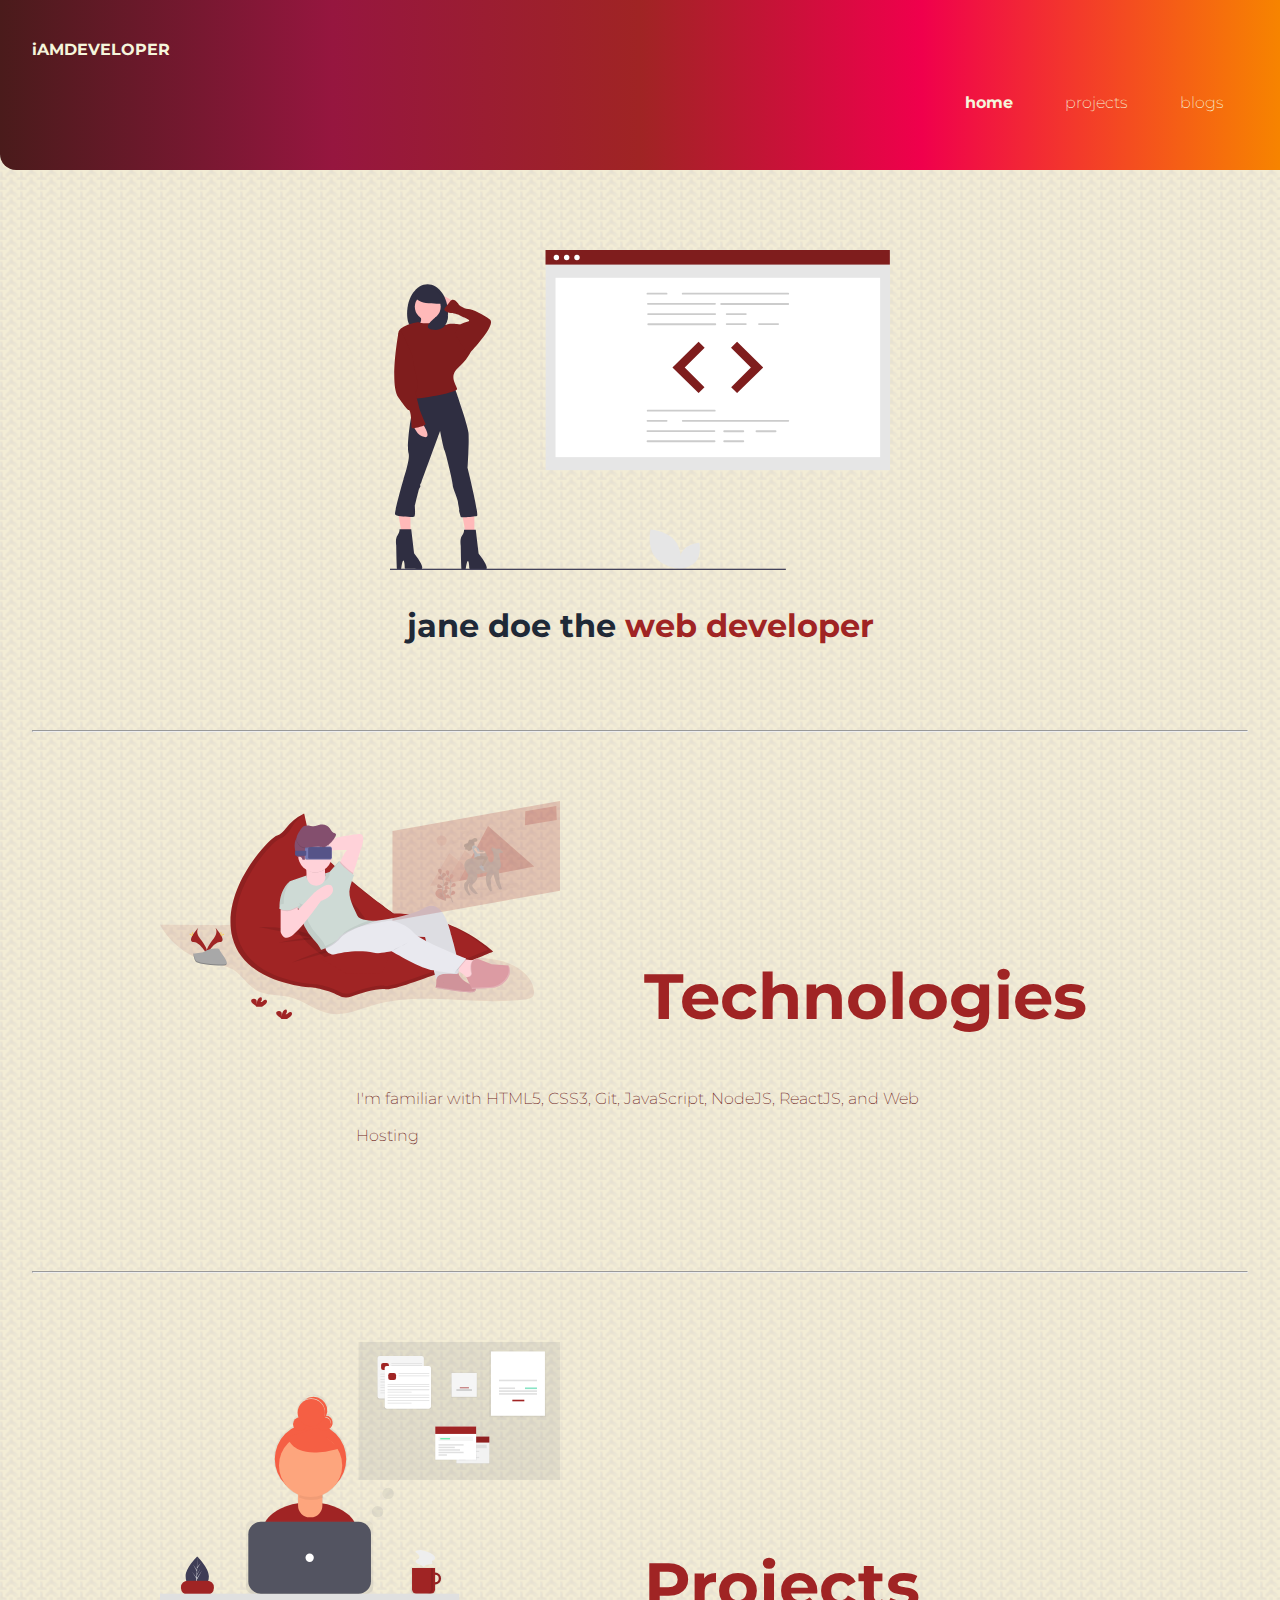
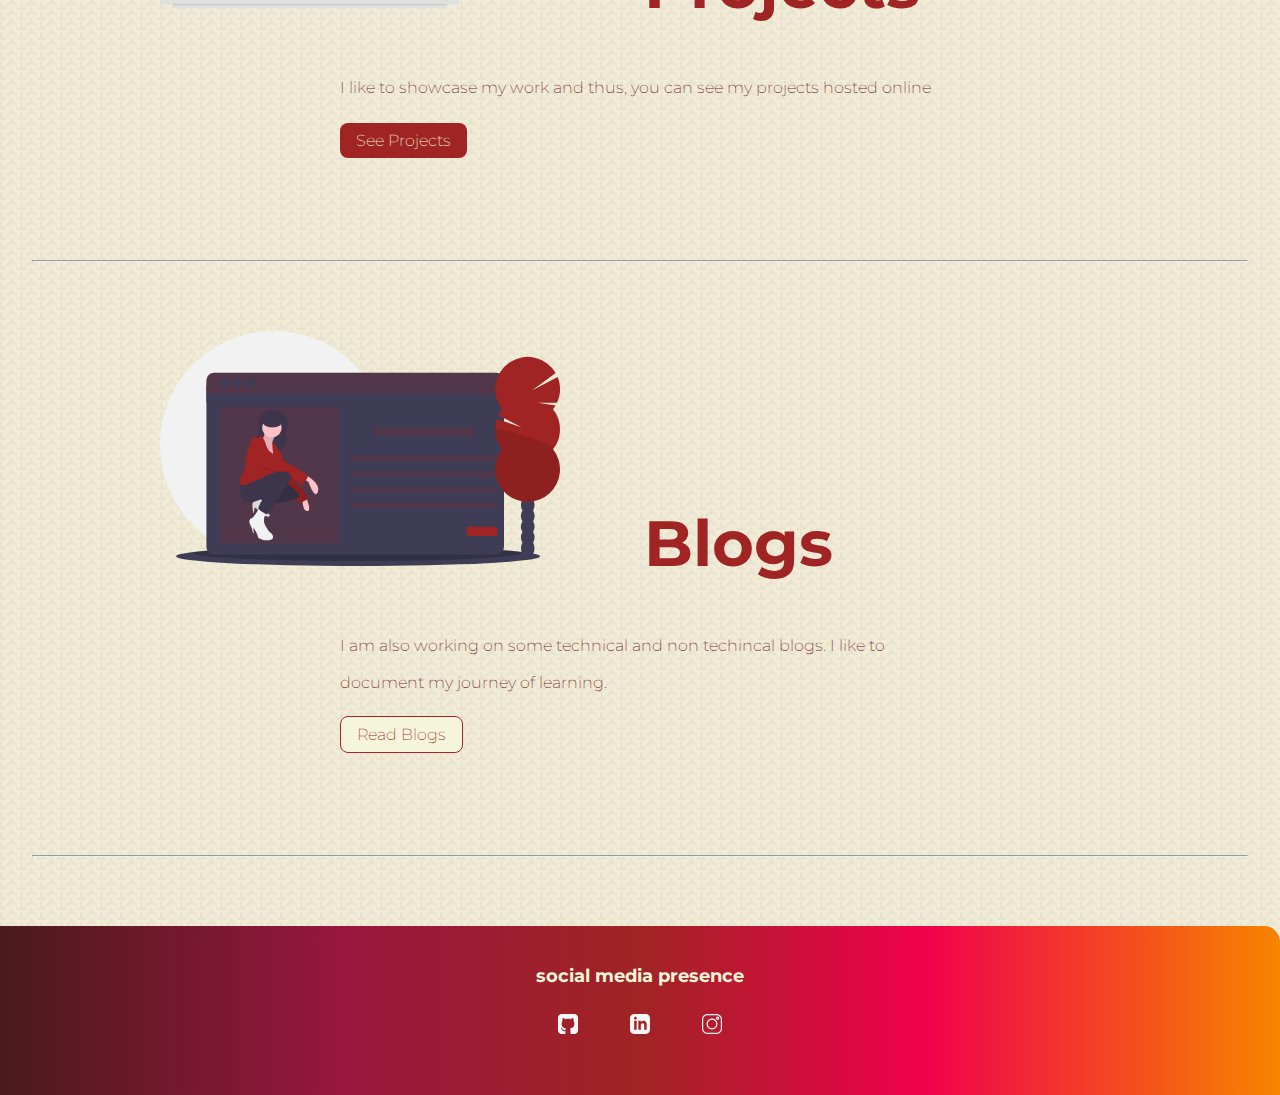
<file: index.html>
<!DOCTYPE html>
<html lang="en">
  <head>
    <meta charset="UTF-8" />
    <meta http-equiv="X-UA-Compatible" content="IE=edge" />
    <meta name="viewport" content="width=device-width, initial-scale=1.0" />
    <title>home | Shambhavi Sud</title>
    <link rel="stylesheet" href="styles.css" />
  </head>
  <body>
    <nav class="background-main navigation container">
      <div class="nav-brand">iAMDEVELOPER</div>
      <ul class="list-non-bullet nav-pills">
        <li class="list-item-inline">
          <a class="link link-active" href="/">home</a>
        </li>
        <li class="list-item-inline">
          <a class="link" href="/projects.html">projects</a>
        </li>
        <li class="list-item-inline">
          <a class="link" href="/blogs.html">blogs</a>
        </li>
      </ul>
    </nav>

    <header class="hero">
      <img class="hero-img" src="/images/hero.svg" />
      <h1 class="hero-heading">
        jane doe the
        <span style="color: var(--primary-color)">web developer</span>
      </h1>
    </header>

    <hr />
    <br />
    <header>
      <img class="o-img" src="/images/undraw_virtual_reality_y5ig.svg" />
      <h2 class="img-heading">Technologies</h2>
    </header>
    <section class="section ow container container-center">
      <div class="container container-center">
        <p>
          I'm familiar with HTML5, CSS3, Git, JavaScript, NodeJS, ReactJS, and
          Web Hosting
        </p>
      </div>
    </section>

    <br />
    <hr />
    <br />
    <header>
      <img class="o-img" src="/images/undraw_Organizing_projects_0p9a.svg" />
      <h2 class="img-heading">Projects</h2>
    </header>
    <section class="section ow">
      <div class="container container-center">
        <p>
          I like to showcase my work and thus, you can see my projects hosted
          online
        </p>
        <a class="link link-primary" href="/projects.html">See Projects</a>
      </div>
    </section>

    <br />
    <hr />
    <br />
    <header>
      <img class="o-img" src="/images/undraw_fashion_blogging_w9ol.svg" />
      <h2 class="img-heading">Blogs</h2>
    </header>
    <section class="section ow">
      <div class="container container-center">
        <p>
          I am also working on some technical and non techincal blogs. I like to
          document my journey of learning.
        </p>
        <a class="link link-secondary" href="/blogs.html">Read Blogs</a>
      </div>
    </section>

    <br />
    <hr />
    <br />

    <footer class="background-main footer container">
      <div class="footer-header">social media presence</div>
      <ul class="social-links list-non-bullet">
        <li class="list-item-inline">
          <a class="link" href="https://github.com/shambhavisud">
            <img
              class="footer-image"
              src="/images/github-sign.svg"
              height="20px"
              width="20px"
            />
          </a>
        </li>
        <li class="list-item-inline">
          <a
            class="link"
            href="https://www.linkedin.com/in/shambhavi-sud-34166419a/"
            ><img
              class="footer-image"
              src="/images/iconmonstr-linkedin-3.svg"
              height="20px"
              width="20px"
          /></a>
        </li>
        <li class="list-item-inline">
          <a class="link" href="https://www.instagram.com/shahaha._.hahambhavi/"
            ><img
              class="footer-image"
              src="/images/instagram.svg"
              height="20px"
              width="20px"
          /></a>
        </li>
      </ul>
    </footer>
  </body>
</html>
</file>
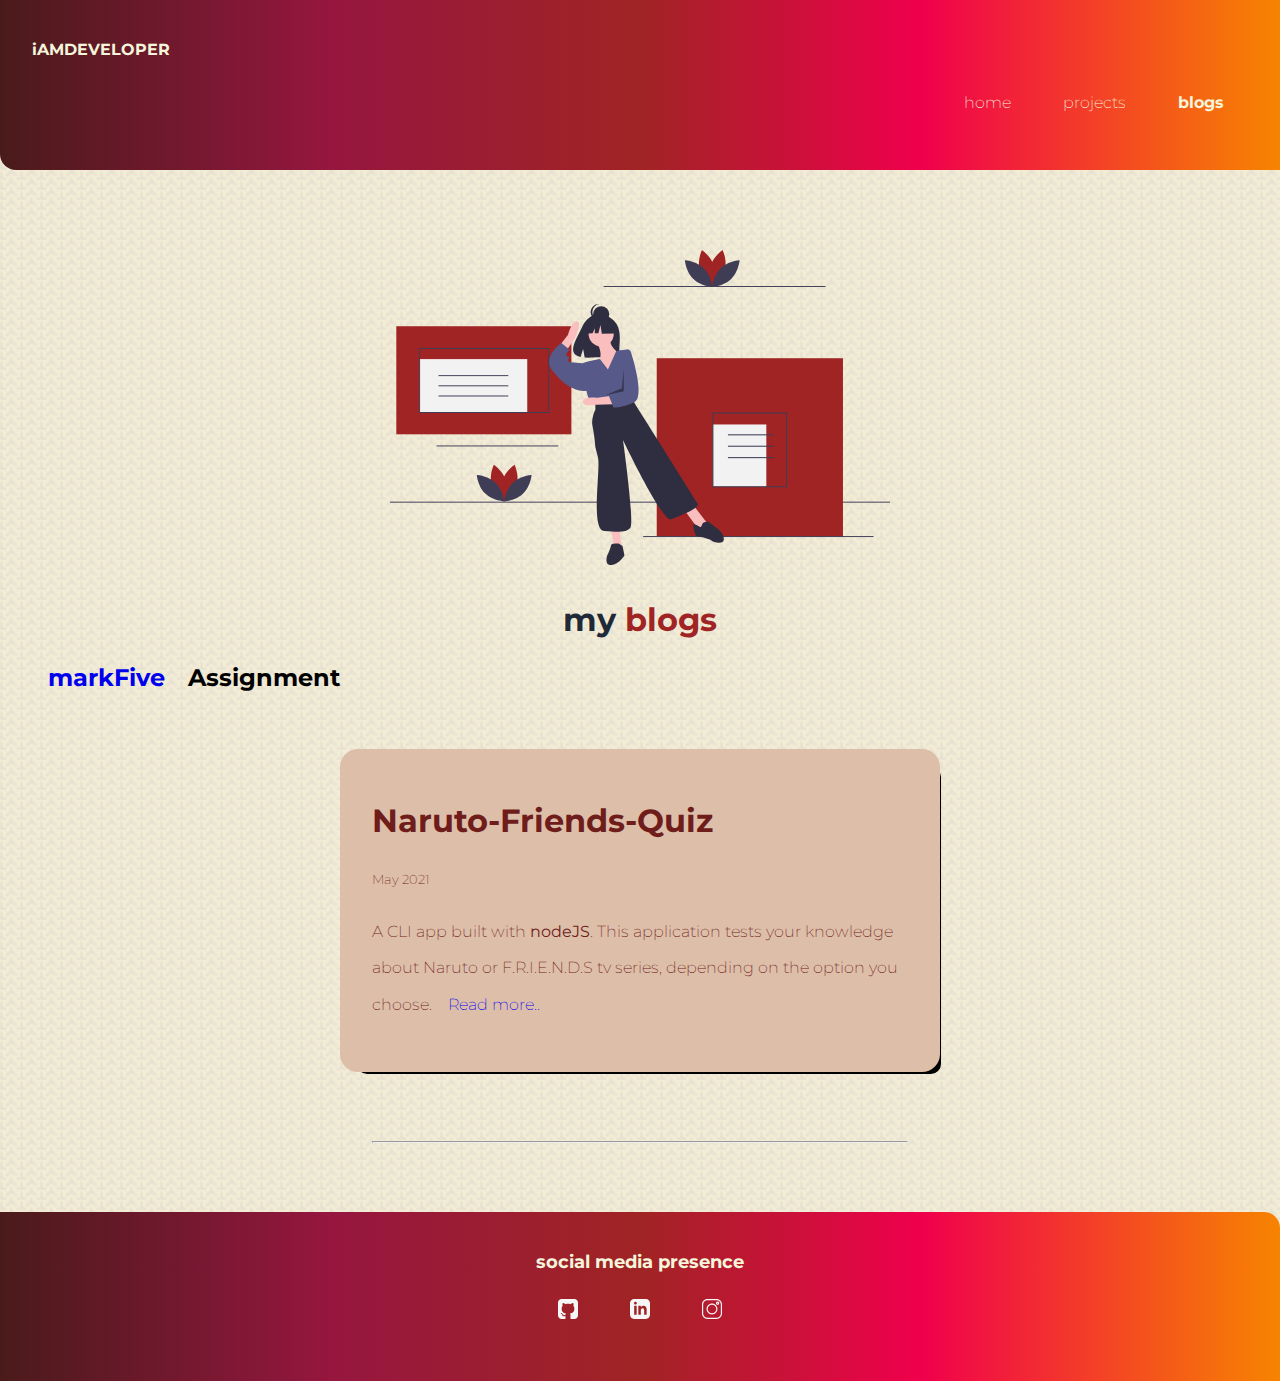
<file: blogs.html>
<!DOCTYPE html>
<html lang="en">
  <head>
    <meta charset="UTF-8" />
    <meta http-equiv="X-UA-Compatible" content="IE=edge" />
    <meta name="viewport" content="width=device-width, initial-scale=1.0" />
    <title>blogs | Shambhavi Sud</title>
    <link rel="stylesheet" href="/styles.css" />
  </head>
  <body>
    <nav class="navigation container background-main">
      <div class="nav-brand">iAMDEVELOPER</div>
      <ul class="list-non-bullet nav-pills">
        <li class="list-item-inline">
          <a class="link" href="/">home</a>
        </li>
        <li class="list-item-inline">
          <a class="link" href="/projects.html">projects</a>
        </li>
        <li class="list-item-inline">
          <a class="link link-active" href="/blogs.html">blogs</a>
        </li>
      </ul>
    </nav>
    <header class="hero">
      <img class="hero-img" src="/images/blogs_page_img.svg" />
      <h1 class="hero-heading">
        my
        <span style="color: var(--primary-color)">blogs</span>
      </h1>
      <h2>
        <a class="link" href="https://neog.camp/qualifier/nine-point"
          >markFive</a
        >
        Assignment
      </h2>
    </header>

    <ul class="container container-center margin-md list-non-bullet">
      <li>
        <div class="blog-section">
          <h1>Naruto-Friends-Quiz</h1>
          <small>May 2021</small>

          <p>
            A CLI app built with <strong>nodeJS</strong>. This application tests
            your knowledge about Naruto or F.R.I.E.N.D.S tv series, depending on
            the option you choose.<a class="link" href="blog1.html"
              >Read more..</a
            >
          </p>
        </div>
        <br />
        <hr />
        <br />
      </li>
    </ul>

    <footer class="background-main footer container">
      <div class="footer-header">social media presence</div>
      <ul class="social-links list-non-bullet">
        <li class="list-item-inline">
          <a class="link" href="https://github.com/shambhavisud">
            <img
              class="footer-image"
              src="/images/github-sign.svg"
              height="20px"
              width="20px"
            />
          </a>
        </li>
        <li class="list-item-inline">
          <a
            class="link"
            href="https://www.linkedin.com/in/shambhavi-sud-34166419a/"
            ><img
              class="footer-image"
              src="/images/iconmonstr-linkedin-3.svg"
              height="20px"
              width="20px"
          /></a>
        </li>
        <li class="list-item-inline">
          <a class="link" href="https://www.instagram.com/shahaha._.hahambhavi/"
            ><img
              class="footer-image"
              src="/images/instagram.svg"
              height="20px"
              width="20px"
          /></a>
        </li>
      </ul>
    </footer>
  </body>
</html>
</file>
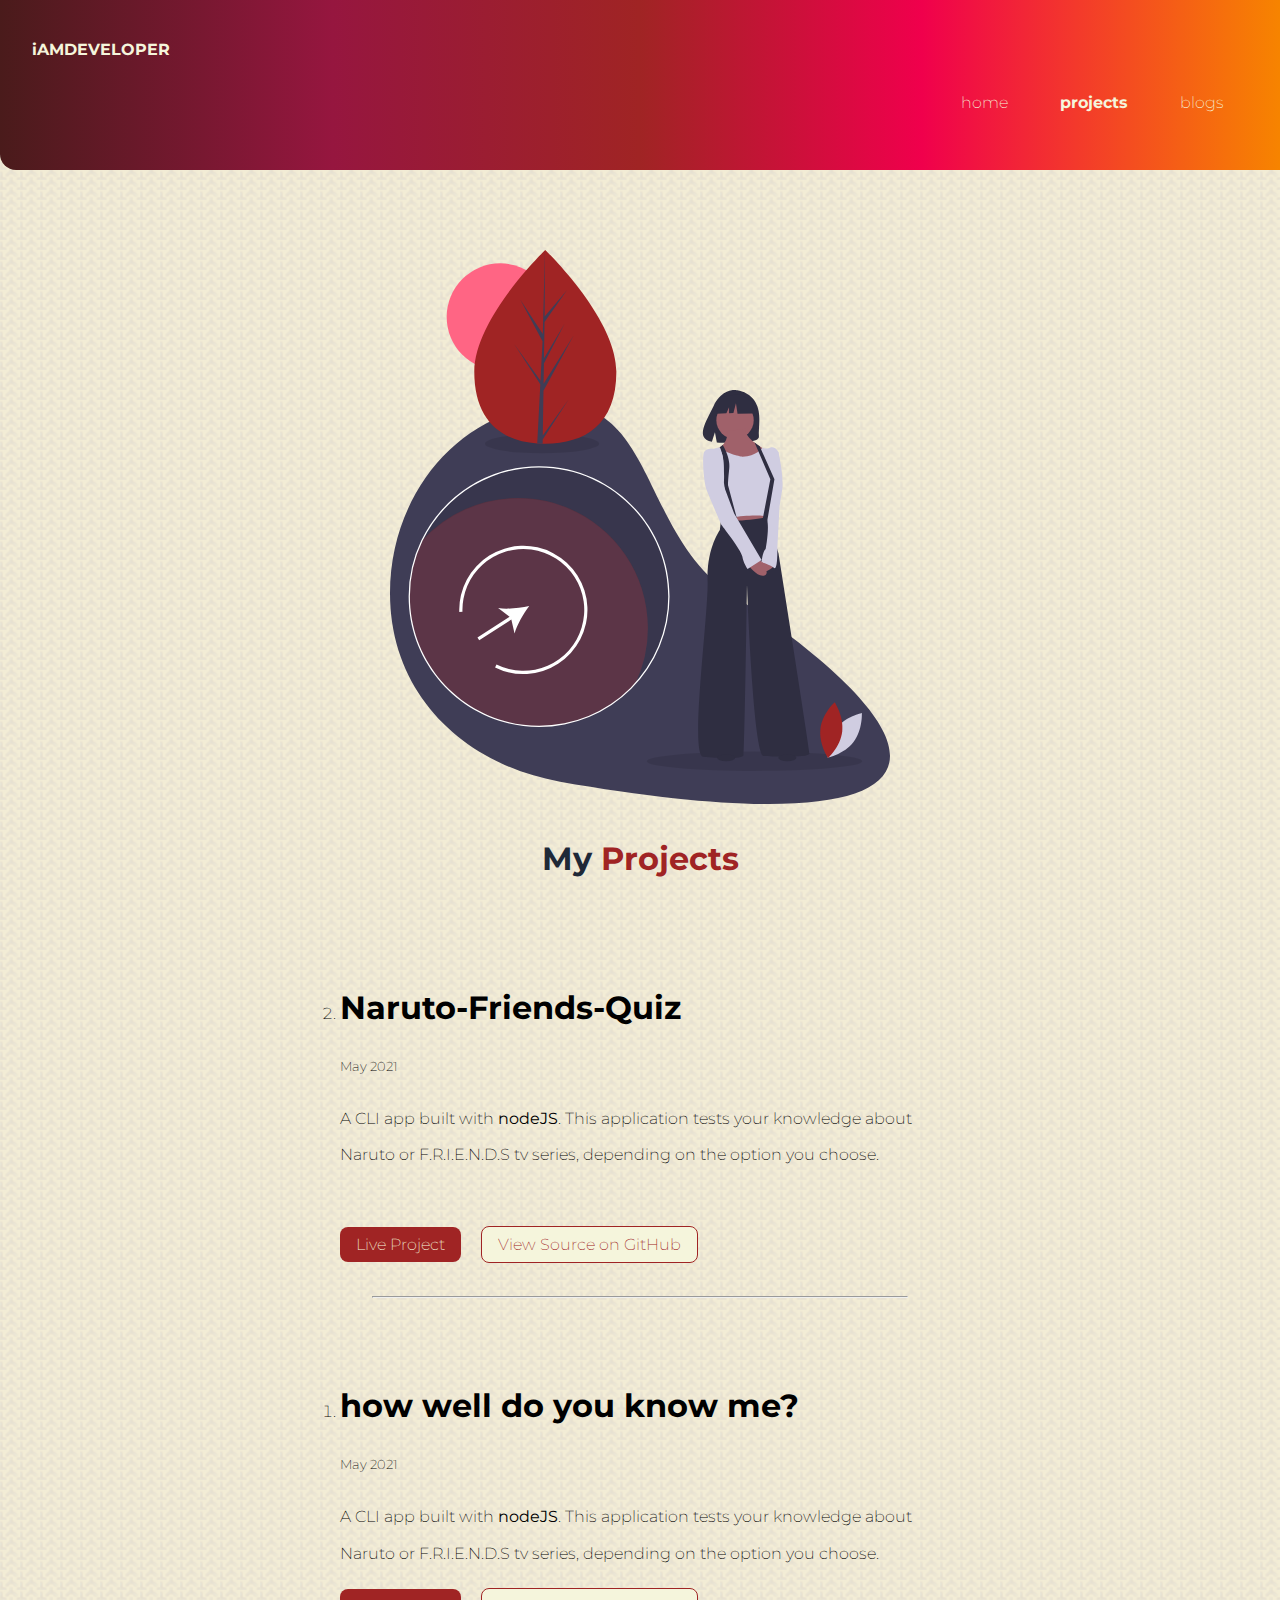
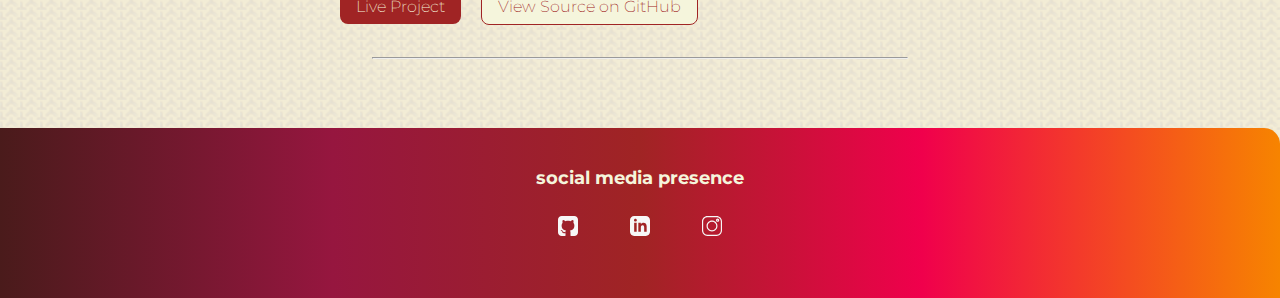
<file: projects.html>
<!DOCTYPE html>
<html lang="en">
  <head>
    <meta charset="UTF-8" />
    <meta http-equiv="X-UA-Compatible" content="IE=edge" />
    <meta name="viewport" content="width=device-width, initial-scale=1.0" />
    <title>projects | Shambhavi Sud</title>
    <link rel="stylesheet" href="styles.css" />
  </head>
  <body>
    <nav class="navigation container background-main">
      <div class="nav-brand">iAMDEVELOPER</div>
      <ul class="list-non-bullet nav-pills">
        <li class="list-item-inline">
          <a class="link" href="/">home</a>
        </li>
        <li class="list-item-inline">
          <a class="link link-active" href="/projects.html">projects</a>
        </li>
        <li class="list-item-inline">
          <a class="link" href="/blogs.html">blogs</a>
        </li>
      </ul>
    </nav>

    <header class="hero">
      <img class="hero-img" src="/images/undraw_projects.svg" />
      <h1 class="hero-heading">
        My
        <span style="color: var(--primary-color)">Projects</span>
      </h1>
    </header>
    <br />

    <ol reversed class="container container-center margin-md">
      <!--class="list-non-bullet" -->
      <li>
        <div>
          <h1>Naruto-Friends-Quiz</h1>
          <small>May 2021</small>

          <p>
            A CLI app built with <strong>nodeJS</strong>. This application tests
            your knowledge about Naruto or F.R.I.E.N.D.S tv series, depending on
            the option you choose.
          </p>
          <br />
          <a
            class="link link-primary"
            href="https://replit.com/@shambhavisud1/Naruto-Friends-Quiz?embed=1&output=1#index.js"
            >Live Project</a
          >
          <a
            class="link link-secondary"
            href="https://github.com/shambhavisud/Naruto-Friends-Quiz"
            >View Source on GitHub</a
          >
          <br />
          <hr />
          <br />
        </div>
      </li>

      <li>
        <div>
          <h1>how well do you know me?</h1>
          <small>May 2021</small>

          <p>
            A CLI app built with <strong>nodeJS</strong>. This application tests
            your knowledge about Naruto or F.R.I.E.N.D.S tv series, depending on
            the option you choose.
          </p>

          <a
            class="link link-primary"
            href="https://replit.com/@shambhavisud1/Naruto-Friends-Quiz?embed=1&output=1#index.js"
            >Live Project</a
          >
          <a
            class="link link-secondary"
            href="https://github.com/shambhavisud/Naruto-Friends-Quiz"
            >View Source on GitHub</a
          >
          <br />
          <hr />
          <br />
        </div>
      </li>
    </ol>

    <footer class="background-main footer container">
      <div class="footer-header">social media presence</div>
      <ul class="social-links list-non-bullet">
        <li class="list-item-inline">
          <a class="link" href="https://github.com/shambhavisud">
            <img
              class="footer-image"
              src="/images/github-sign.svg"
              height="20px"
              width="20px"
            />
          </a>
        </li>
        <li class="list-item-inline">
          <a
            class="link"
            href="https://www.linkedin.com/in/shambhavi-sud-34166419a/"
            ><img
              class="footer-image"
              src="/images/iconmonstr-linkedin-3.svg"
              height="20px"
              width="20px"
          /></a>
        </li>
        <li class="list-item-inline">
          <a class="link" href="https://www.instagram.com/shahaha._.hahambhavi/"
            ><img
              class="footer-image"
              src="/images/instagram.svg"
              height="20px"
              width="20px"
          /></a>
        </li>
      </ul>
    </footer>
  </body>
</html>
</file>
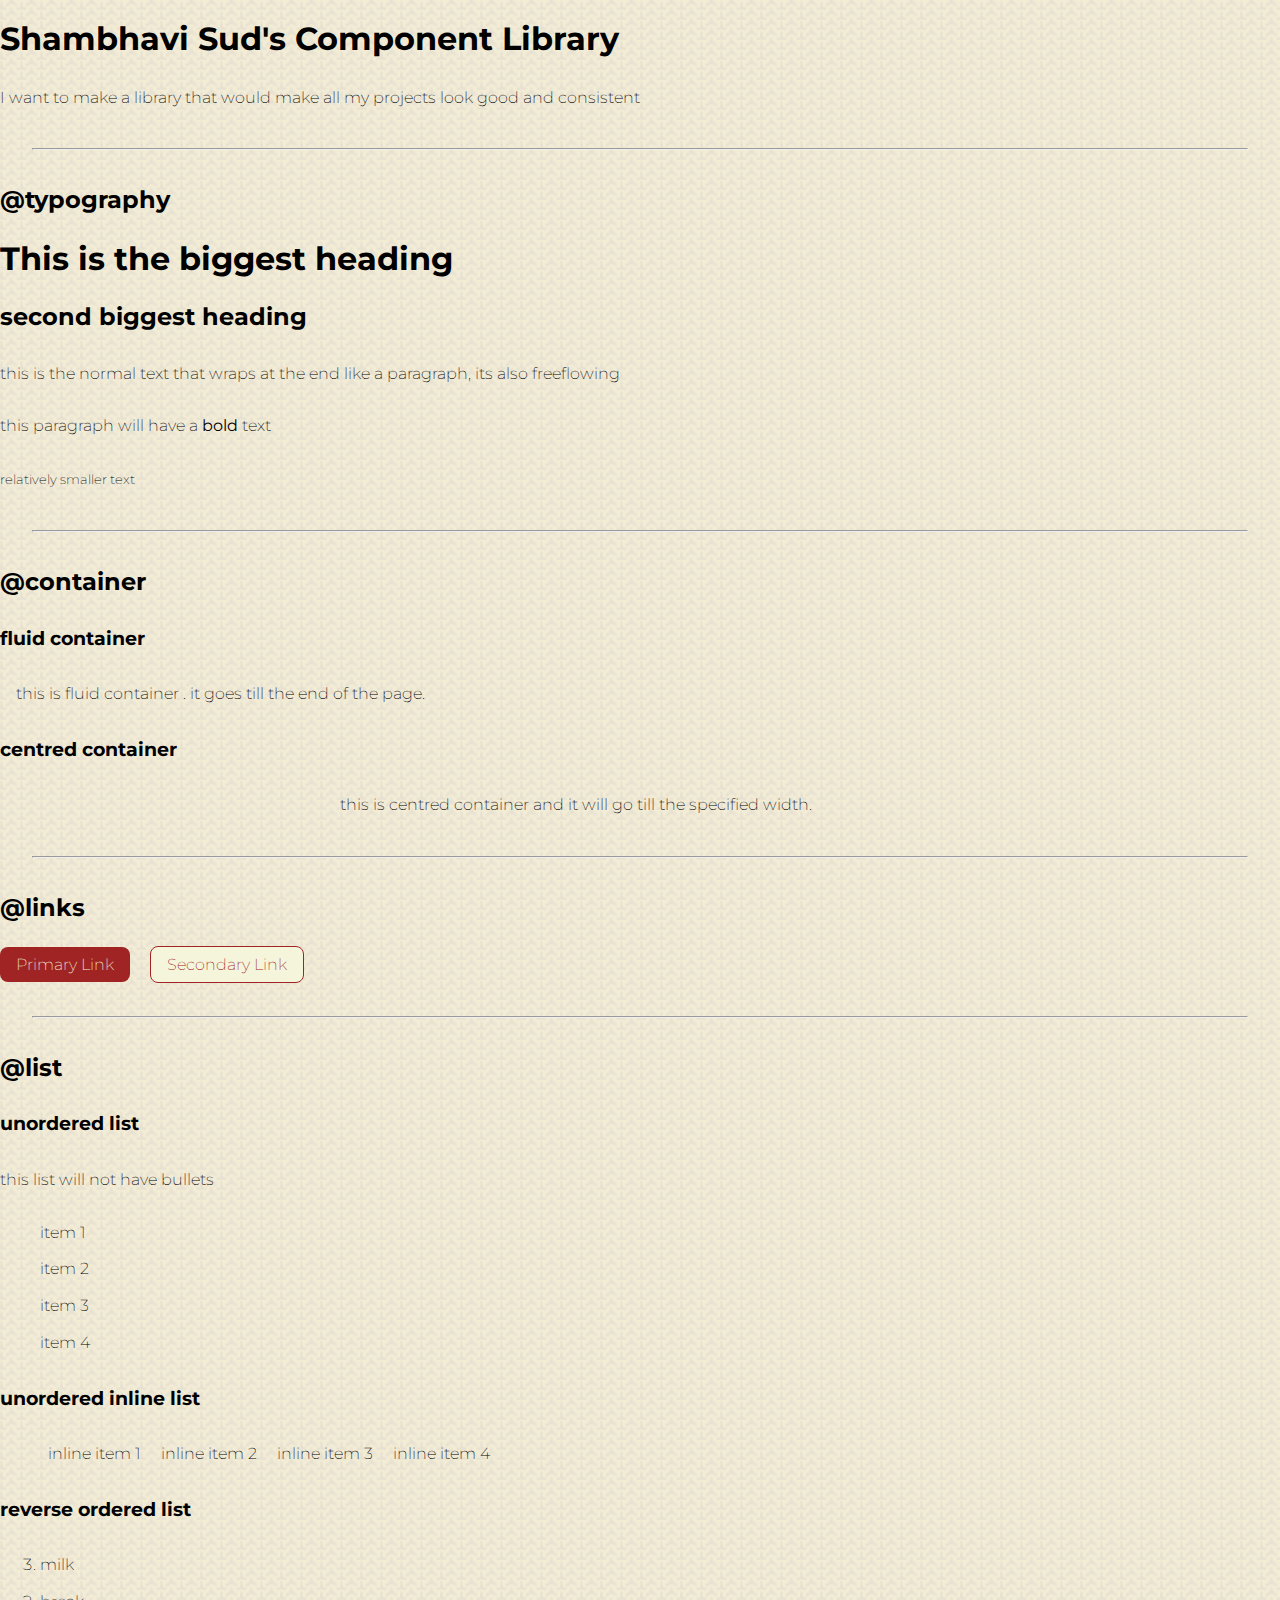
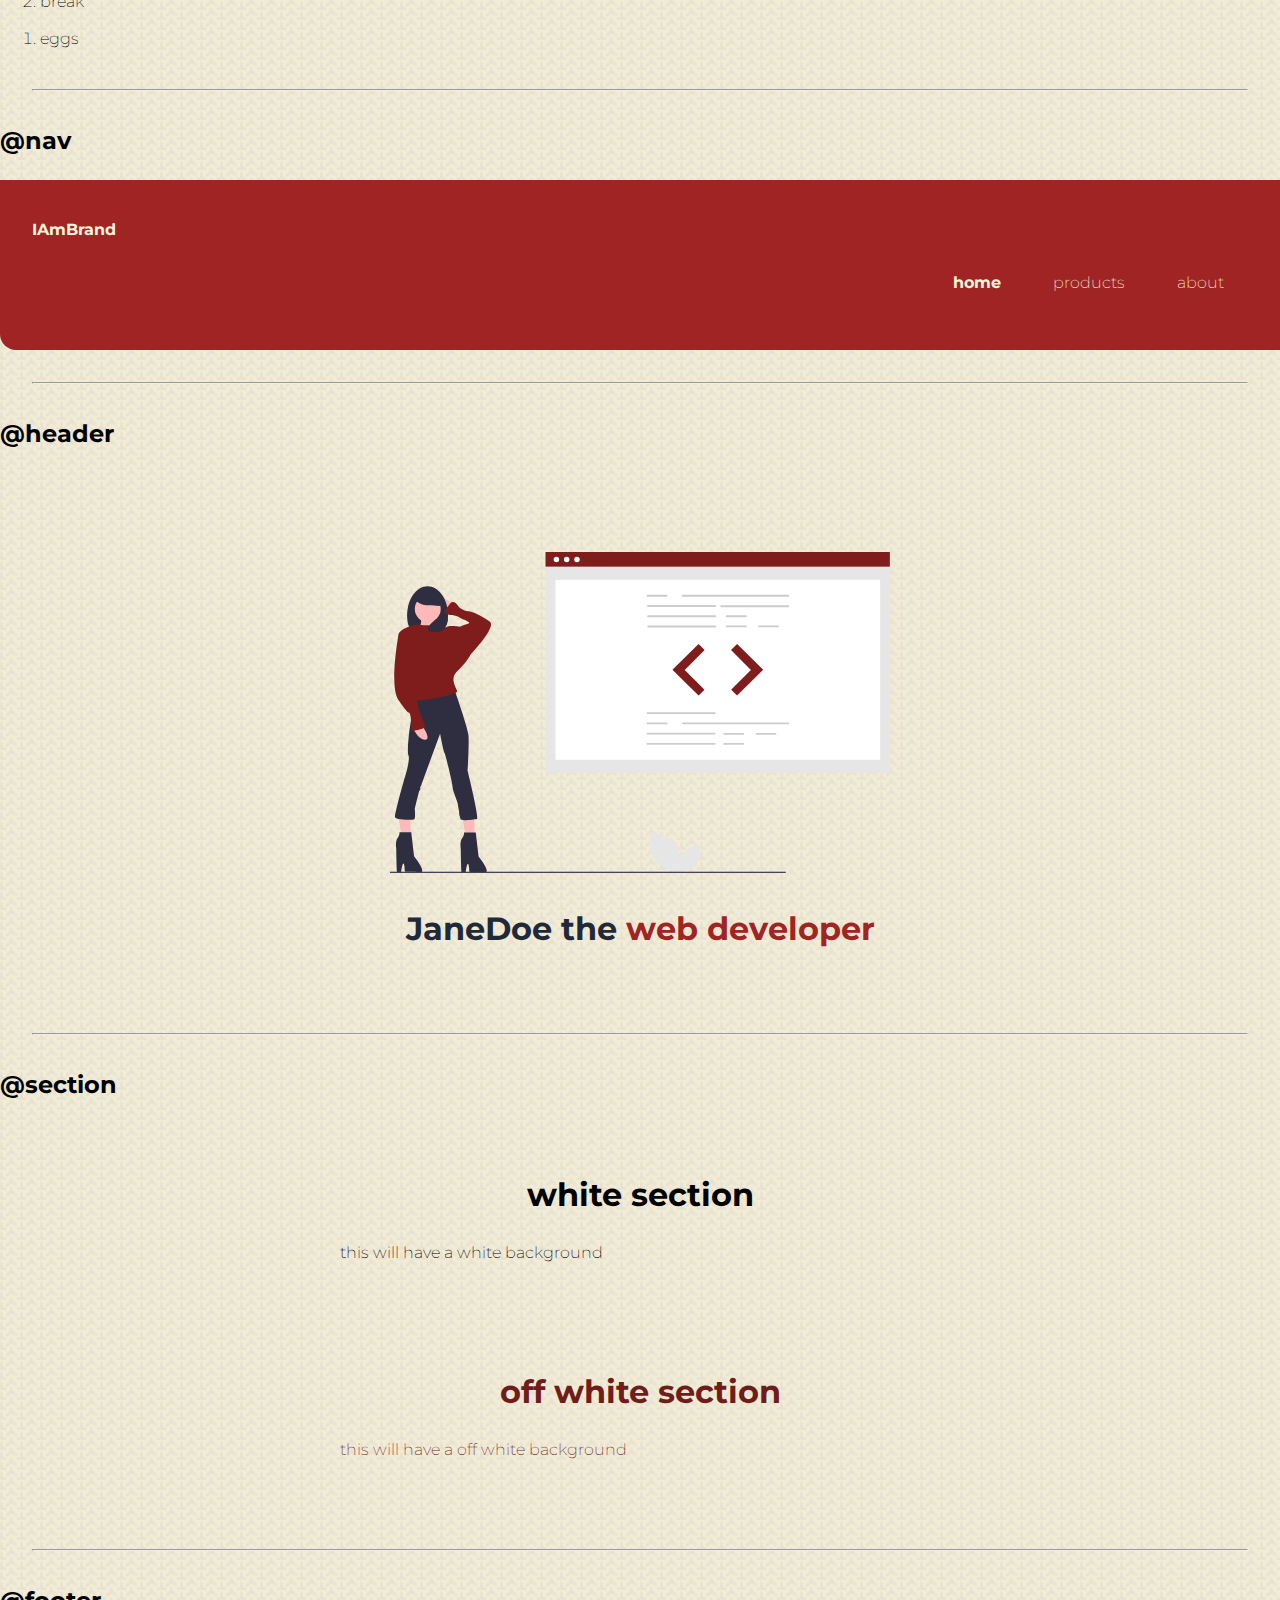
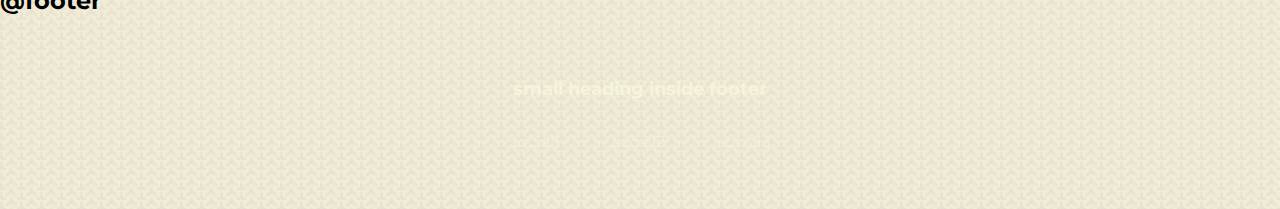
<file: lib/components.html>
<!DOCTYPE html>
<html lang="en">
  <head>
    <meta charset="UTF-8" />
    <meta http-equiv="X-UA-Compatible" content="IE=edge" />
    <meta name="viewport" content="width=device-width, initial-scale=1.0" />
    <title>Component Library</title>
    <link rel="stylesheet" href="/styles.css" />
  </head>
  <body>
    <h1>Shambhavi Sud's Component Library</h1>
    <p1>
      I want to make a library that would make all my projects look good and
      consistent</p1
    >
    <hr />
    <h2>@typography</h2>
    <h1>This is the biggest heading</h1>
    <h2>second biggest heading</h2>
    <p>
      this is the normal text that wraps at the end like a paragraph, its also
      freeflowing
    </p>
    <p>this paragraph will have a <strong>bold</strong> text</p>
    <small> relatively smaller text</small>
    <hr />
    <h2>@container</h2>

    <h3>fluid container</h3>
    <div class="container">
      this is fluid container . it goes till the end of the page.
    </div>
    <h3>centred container</h3>
    <div class="container container-center">
      this is centred container and it will go till the specified width.
    </div>
    <hr />
    <h2>@links</h2>
    <a class="link link-primary" href="/">Primary Link</a>
    <a class="link link-secondary" href="/">Secondary Link</a>
    <hr />

    <h2>@list</h2>
    <h3>unordered list</h3>
    <p>this list will not have bullets</p>
    <ul class="list-non-bullet">
      <li>item 1</li>
      <li>item 2</li>
      <li>item 3</li>
      <li>item 4</li>
    </ul>

    <h3>unordered inline list</h3>
    <ul class="list-non-bullet">
      <li class="list-item-inline">inline item 1</li>
      <li class="list-item-inline">inline item 2</li>
      <li class="list-item-inline">inline item 3</li>
      <li class="list-item-inline">inline item 4</li>
    </ul>

    <h3>reverse ordered list</h3>
    <ol reversed>
      <li>milk</li>
      <li>break</li>
      <li>eggs</li>
    </ol>
    <hr />

    <h2 id="lib-header">@nav</h2>

    <nav class="navigation container">
      <div class="nav-brand">IAmBrand</div>
      <ul class="list-non-bullet nav-pills">
        <li class="list-item-inline">
          <a class="link link-active" href="/">home</a>
        </li>
        <li class="list-item-inline">
          <a class="link" href="/">products</a>
        </li>
        <li class="list-item-inline">
          <a class="link" href="/">about</a>
        </li>
      </ul>
    </nav>
    <hr />
    <h2>@header</h2>
    <header class="hero">
      <img class="hero-img" src="/images/hero.svg" />
      <h1 class="hero-heading">
        JaneDoe the
        <span style="color: var(--primary-color)">web developer</span>
      </h1>
    </header>

    <hr />
    <h2>@section</h2>
    <section class="section">
      <div class="container container-center">
        <h1>white section</h1>
        <p>this will have a white background</p>
      </div>
    </section>

    <section class="section ow">
      <div class="container container-center">
        <h1>off white section</h1>
        <p>this will have a off white background</p>
      </div>
    </section>

    <hr />
    <h2>@footer</h2>
    <footer class="footer container">
      <div class="footer-header">small heading inside footer</div>
      <ul class="social-links list-non-bullet">
        <li class="list-item-inline"><a class="link" href="/">social1</a></li>
        <li class="list-item-inline"><a class="link" href="/">social2</a></li>
        <li class="list-item-inline"><a class="link" href="/">social3</a></li>
      </ul>
    </footer>

    <!-- <div style="height: 20vh"></div> -->
  </body>
</html>
</file>
<file: styles.css>
@import url("https://fonts.googleapis.com/css2?family=Montserrat:wght@400;700&display=swap");
body {
  font-family: "Montserrat", sans-serif;
  /* margin: 0px; */
  /* max-width: 800px; */
  margin: auto;
  line-height: 2.3em;
  font-weight: 200;
  background: url("images/sprinkles_@2x.png");
}
hr {
  margin: 2rem 2rem;
  color: var(--primary-color);
}

:root {
  --primary-color: #a02424;
  --darkgrey-color: #1f2937;
  --offwhite-color: #fef3c7; /** #fde68a;**/
  --shadow-color-primary: #ad628ba4;
}

/** spaces **/
.margin-md {
  margin: 2rem;
}
/* container */

.container {
  padding: 0rem 1rem;
}

.container-center {
  max-width: 600px; /* to read without moving the head */
  margin: auto;
}

/** links **/

.link {
  text-decoration: none;
  padding: 0.5rem 1rem;
}

.link-primary {
  background-color: var(--primary-color);
  border-radius: 0.5rem;
  color: beige;
  margin-right: 1rem;

  transition: transform 0.1s;
  position: relative;
  top: 0;
  left: 0;
}

.link-secondary {
  color: var(--primary-color);
  background-color: beige;
  border-radius: 0.5rem;
  border: solid 1px var(--primary-color);
}
.link-primary:hover,
.link-secondary:hover,
.list-item-inline a:hover,
.blog-section a:hover {
  /* transform: scale(1.05); */
  text-decoration: underline;
  box-shadow: 5px 10px var(--shadow-color-primary);
}

/** lists **/
.list-non-bullet {
  list-style: none;
}

.list-item-inline {
  display: inline;
  padding: 0rem 0.5rem;
}

.navigation {
  background-color: var(--primary-color);
  color: beige;
  border-bottom-left-radius: 1rem;
  padding: 2rem;
}

.navigation .nav-brand {
  font-weight: bold;
  /* font-size: 1.1rem; */
}
.navigation .nav-pills {
  text-align: right;
}

.navigation .link {
  color: beige;
}
.navigation .link-active {
  font-weight: bold;
}

.hero {
  padding: 2rem;
  padding-top: 5rem;
}
.o-img {
  max-width: 400px;
  display: inline;
  align-items: baseline;
  margin-left: 10rem;
}
.img-heading {
  /* padding-top: 1rem;
  color: var(--darkgrey-color);
  text-align: left; */
  text-align: left;
  max-width: min-content;
  color: var(--primary-color);
  display: inline;
  font-size: 4rem;
  margin-left: 5rem;
}

.hero .hero-img {
  max-width: 500px;
  display: block;
  margin: auto;
}

.hero .hero-heading {
  padding-top: 1rem;
  color: var(--darkgrey-color);
  text-align: center;
}

.section {
  padding: 2rem;
}
.section h1 {
  text-align: center;
}
.blog-section {
  background-color: #ddbea9;
  /* background-color: rgb(214, 117, 117); */
  box-shadow: 9px 10px 0px -8px rgba(0, 0, 0, 1);
  padding: 2rem;

  -webkit-border-radius: 18px 18px 18px 18px;
  color: #6f1d1b;
}

.blog-section:hover {
  box-shadow: 10px 10px 5px 0px rgba(0, 0, 0, 0.75);
  font-weight: 800;
}

.ow {
  /* background-color: #ddbea9; */

  /* box-shadow: 1px 1px 5px grey, -1px -1px 5px grey; */

  /* -webkit-border-radius: 18px 18px 18px 18px; */
  color: #6f1d1b;
}
.ow:hover {
  box-shadow: 1px 1px 5px black, -1px -1px 5px black;
  font-weight: 800;
}

.background-main {
  background: rgba(74, 27, 27, 1);
  background: -moz-linear-gradient(
    left,
    rgba(74, 27, 27, 1) 0%,
    rgba(150, 22, 63, 1) 26%,
    rgba(160, 36, 36, 1) 50%,
    rgba(240, 0, 76, 1) 72%,
    rgba(247, 132, 0, 1) 100%
  );
  background: -webkit-gradient(
    left top,
    right top,
    color-stop(0%, rgba(74, 27, 27, 1)),
    color-stop(26%, rgba(150, 22, 63, 1)),
    color-stop(50%, rgba(160, 36, 36, 1)),
    color-stop(72%, rgba(240, 0, 76, 1)),
    color-stop(100%, rgba(247, 132, 0, 1))
  );
  background: -webkit-linear-gradient(
    left,
    rgba(74, 27, 27, 1) 0%,
    rgba(150, 22, 63, 1) 26%,
    rgba(160, 36, 36, 1) 50%,
    rgba(240, 0, 76, 1) 72%,
    rgba(247, 132, 0, 1) 100%
  );
  background: -o-linear-gradient(
    left,
    rgba(74, 27, 27, 1) 0%,
    rgba(150, 22, 63, 1) 26%,
    rgba(160, 36, 36, 1) 50%,
    rgba(240, 0, 76, 1) 72%,
    rgba(247, 132, 0, 1) 100%
  );
  background: -ms-linear-gradient(
    left,
    rgba(74, 27, 27, 1) 0%,
    rgba(150, 22, 63, 1) 26%,
    rgba(160, 36, 36, 1) 50%,
    rgba(240, 0, 76, 1) 72%,
    rgba(247, 132, 0, 1) 100%
  );
  background: linear-gradient(
    to right,
    rgba(74, 27, 27, 1) 0%,
    rgba(150, 22, 63, 1) 26%,
    rgba(160, 36, 36, 1) 50%,
    rgba(240, 0, 76, 1) 72%,
    rgba(247, 132, 0, 1) 100%
  );
  filter: progid:DXImageTransform.Microsoft.gradient( startColorstr='#4a1b1b', endColorstr='#f78400', GradientType=1 );
}

.footer {
  /* background-color: var(--primary-color); */
  padding: 2rem 0rem;
  text-align: center;
  color: beige;
  border-top-right-radius: 1rem;
}
.footer-image {
  filter: invert(100%) sepia(0%) saturate(7490%) hue-rotate(147deg)
    brightness(123%) contrast(94%);
}
.footer .footer-header {
  font-weight: bold;
  font-size: large;
}
.footer .link {
  color: beige;
}

.footer ul {
  padding-inline-start: 0px;
}
</file>
